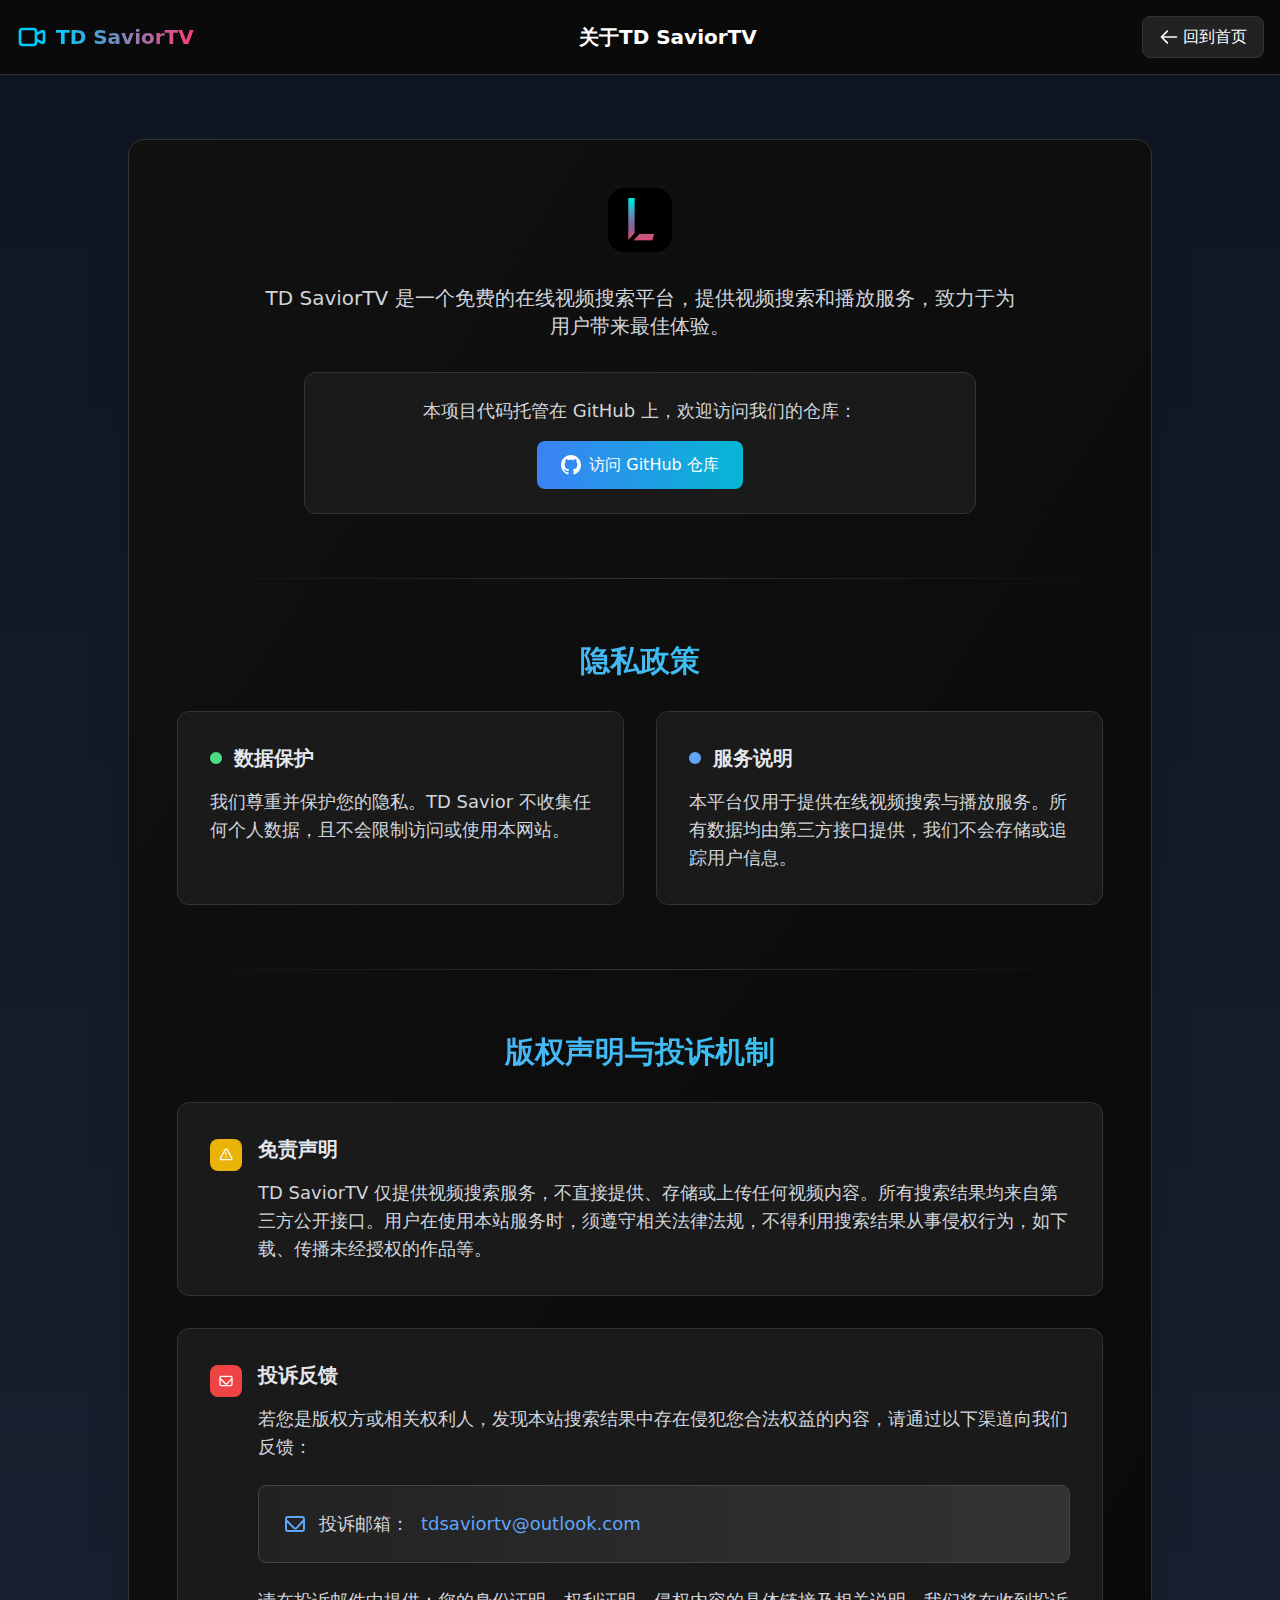
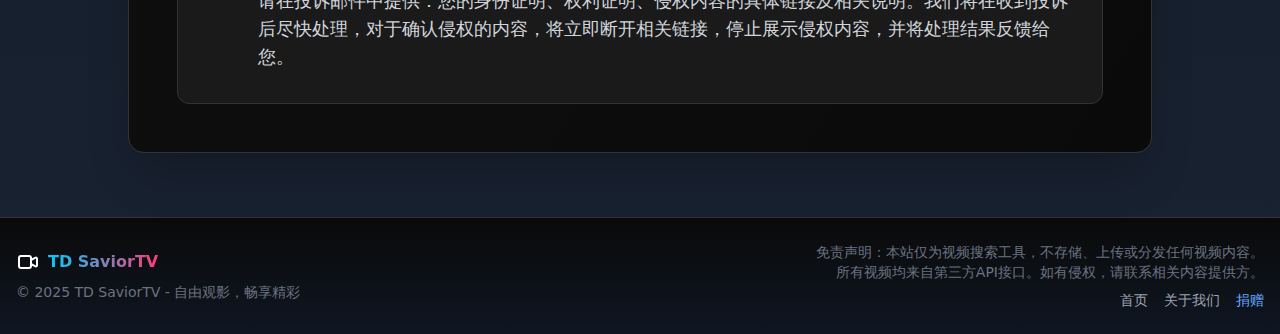
<file: about.html>
<!DOCTYPE html>
<html lang="zh">
<head>
	<meta charset="UTF-8">
	<meta name="viewport" content="width=device-width, initial-scale=1.0">
	<title>关于我们 - TD SaviorTV</title>
	<script src="libs/tailwindcss.min.js"></script>
	<link rel="stylesheet" href="css/styles.css">
	<link rel="manifest" href="manifest.json">
	
	<!-- Favicon -->
    <link rel="icon" href="image/logo.png">
    <link rel="apple-touch-icon" href="image/logo-black.png">
</head>
<body class="page-bg text-white flex flex-col min-h-screen">
	<header class="border-b border-[#333] bg-[#0a0a0a] p-4">
        <div class="container mx-auto flex items-center">
            <div class="flex items-center">
                <a href="/" class="flex items-center">
                    <svg class="w-8 h-8 mr-2 text-[#00ccff]" fill="none" stroke="currentColor" viewBox="0 0 24 24">
                        <path stroke-linecap="round" stroke-linejoin="round" stroke-width="2" d="M15 10l4.553-2.276A1 1 0 0121 8.618v6.764a1 1 0 01-1.447.894L15 14M5 18h8a2 2 0 002-2V8a2 2 0 00-2-2H5a2 2 0 00-2 2v8a2 2 0 002 2z"></path>
                    </svg>
                    <h1 class="text-xl font-bold gradient-text">TD SaviorTV</h1>
                </a>
            </div>
            <div class="flex-1 text-center">
                <h2 class="text-xl font-semibold">关于TD SaviorTV</h2>
            </div>
            <div class="flex items-center">
                <a href="/" class="px-4 py-2 bg-[#222] hover:bg-[#333] border border-[#333] rounded-lg transition-colors flex items-center">
                    <svg class="w-5 h-5 mr-1" viewBox="0 0 24 24" fill="#ffffff" xmlns="http://www.w3.org/2000/svg">
                        <path d="M10 19l-7-7m0 0l7-7m-7 7h18" stroke="currentColor" stroke-width="2" stroke-linecap="round" stroke-linejoin="round"/>
                    </svg>
                    回到首页
                </a>
            </div>
        </div>
    </header>	<main class="flex-grow container mx-auto px-4 sm:px-6 py-8 sm:py-16">
		<div class="max-w-5xl mx-auto">
			<!-- 主要内容区域 -->
			<div class="bg-gradient-to-br from-[#111] to-[#0a0a0a] border border-[#333] rounded-xl sm:rounded-2xl p-4 sm:p-8 lg:p-12 shadow-2xl">
				<!-- 项目介绍 -->				
				 <div class="text-center mb-8 sm:mb-16">
					<div class="inline-flex items-center justify-center w-12 h-12 sm:w-16 sm:h-16 rounded-xl sm:rounded-2xl mb-6 sm:mb-8">
						<img src="image/logo-black.png" alt="TD SaviorTV Logo" class="w-12 h-12 sm:w-16 sm:h-16 rounded-xl sm:rounded-2xl">
					</div>
					
					<p class="text-gray-300 text-lg sm:text-xl mb-6 sm:mb-8 leading-relaxed max-w-3xl mx-auto px-2">
						TD SaviorTV 是一个免费的在线视频搜索平台，提供视频搜索和播放服务，致力于为用户带来最佳体验。
					</p>
					<div class="bg-[#1a1a1a] border border-[#333] rounded-lg sm:rounded-xl p-4 sm:p-6 max-w-2xl mx-auto">
						<p class="text-gray-300 text-base sm:text-lg mb-4 px-1">
							本项目代码托管在 GitHub 上，欢迎访问我们的仓库：
						</p>
						<a href="https://www.aivideo.download" class="inline-flex items-center px-4 sm:px-6 py-2 sm:py-3 bg-gradient-to-r from-blue-500 to-cyan-500 hover:from-blue-600 hover:to-cyan-600 text-white text-sm sm:text-base font-medium rounded-lg transition-all duration-300 transform hover:scale-105" target="_blank" rel="noopener">
							<svg class="w-4 h-4 sm:w-5 sm:h-5 mr-2" fill="currentColor" viewBox="0 0 24 24">
								<path d="M12 0c-6.626 0-12 5.373-12 12 0 5.302 3.438 9.8 8.207 11.387.599.111.793-.261.793-.577v-2.234c-3.338.726-4.033-1.416-4.033-1.416-.546-1.387-1.333-1.756-1.333-1.756-1.089-.745.083-.729.083-.729 1.205.084 1.839 1.237 1.839 1.237 1.07 1.834 2.807 1.304 3.492.997.107-.775.418-1.305.762-1.604-2.665-.305-5.467-1.334-5.467-5.931 0-1.311.469-2.381 1.236-3.221-.124-.303-.535-1.524.117-3.176 0 0 1.008-.322 3.301 1.23.957-.266 1.983-.399 3.003-.404 1.02.005 2.047.138 3.006.404 2.291-1.552 3.297-1.23 3.297-1.23.653 1.653.242 2.874.118 3.176.77.84 1.235 1.911 1.235 3.221 0 4.609-2.807 5.624-5.479 5.921.43.372.823 1.102.823 2.222v3.293c0 .319.192.694.801.576 4.765-1.589 8.199-6.086 8.199-11.386 0-6.627-5.373-12-12-12z"/>
							</svg>
							<span class="break-words">访问 GitHub 仓库</span>
						</a>
					</div>
				</div>				<!-- 分割线 -->
				<div class="w-full h-px bg-gradient-to-r from-transparent via-[#333] to-transparent mb-8 sm:mb-16"></div>

				<!-- 隐私政策 -->
				<div class="mb-8 sm:mb-16">
					<h2 class="text-2xl sm:text-3xl font-bold mb-6 sm:mb-8 text-center bg-gradient-to-r from-blue-400 to-cyan-400 bg-clip-text text-transparent">隐私政策</h2>
					<div class="grid grid-cols-1 md:grid-cols-2 gap-4 sm:gap-8">
						<div class="bg-[#1a1a1a] border border-[#333] rounded-xl p-4 sm:p-8">
							<div class="flex items-center mb-3 sm:mb-4">
								<div class="w-3 h-3 bg-green-400 rounded-full mr-3"></div>
								<h3 class="text-lg sm:text-xl font-semibold text-gray-200">数据保护</h3>
							</div>
							<p class="text-gray-300 text-base sm:text-lg leading-relaxed">
								我们尊重并保护您的隐私。TD Savior 不收集任何个人数据，且不会限制访问或使用本网站。
							</p>
						</div>
						<div class="bg-[#1a1a1a] border border-[#333] rounded-xl p-4 sm:p-8">
							<div class="flex items-center mb-3 sm:mb-4">
								<div class="w-3 h-3 bg-blue-400 rounded-full mr-3"></div>
								<h3 class="text-lg sm:text-xl font-semibold text-gray-200">服务说明</h3>
							</div>
							<p class="text-gray-300 text-base sm:text-lg leading-relaxed">
								本平台仅用于提供在线视频搜索与播放服务。所有数据均由第三方接口提供，我们不会存储或追踪用户信息。
							</p>
						</div>
					</div>
				</div>

				<!-- 分割线 -->
				<div class="w-full h-px bg-gradient-to-r from-transparent via-[#333] to-transparent mb-8 sm:mb-16"></div>				<!-- 版权声明与投诉机制 -->
				<div>
					<h2 class="text-2xl sm:text-3xl font-bold mb-6 sm:mb-8 text-center bg-gradient-to-r from-blue-400 to-cyan-400 bg-clip-text text-transparent">版权声明与投诉机制</h2>
					<div class="space-y-6 sm:space-y-8">
						<div class="bg-[#1a1a1a] border border-[#333] rounded-xl p-4 sm:p-8">
							<div class="flex items-start">
								<div class="flex-shrink-0 w-8 h-8 bg-yellow-500 rounded-lg flex items-center justify-center mr-3 sm:mr-4 mt-1">
									<svg class="w-4 h-4 text-white" fill="none" stroke="currentColor" viewBox="0 0 24 24">
										<path stroke-linecap="round" stroke-linejoin="round" stroke-width="2" d="M12 9v2m0 4h.01m-6.938 4h13.856c1.54 0 2.502-1.667 1.732-2.5L13.732 4c-.77-.833-1.964-.833-2.732 0L3.732 16.5c-.77.833.192 2.5 1.732 2.5z"></path>
									</svg>
								</div>
								<div>
									<h3 class="text-lg sm:text-xl font-semibold text-gray-200 mb-3 sm:mb-4">免责声明</h3>
									<p class="text-gray-300 text-base sm:text-lg leading-relaxed">
										TD SaviorTV 仅提供视频搜索服务，不直接提供、存储或上传任何视频内容。所有搜索结果均来自第三方公开接口。用户在使用本站服务时，须遵守相关法律法规，不得利用搜索结果从事侵权行为，如下载、传播未经授权的作品等。
									</p>
								</div>
							</div>
						</div>
						
						<div class="bg-[#1a1a1a] border border-[#333] rounded-xl p-4 sm:p-8">
							<div class="flex items-start">
								<div class="flex-shrink-0 w-8 h-8 bg-red-500 rounded-lg flex items-center justify-center mr-3 sm:mr-4 mt-1">
									<svg class="w-4 h-4 text-white" fill="none" stroke="currentColor" viewBox="0 0 24 24">
										<path stroke-linecap="round" stroke-linejoin="round" stroke-width="2" d="M3 8l7.89 7.89a2 2 0 002.83 0L21 8M5 19h14a2 2 0 002-2V7a2 2 0 00-2-2H5a2 2 0 00-2 2v10a2 2 0 002 2z"></path>
									</svg>
								</div>
								<div class="flex-1">
									<h3 class="text-lg sm:text-xl font-semibold text-gray-200 mb-3 sm:mb-4">投诉反馈</h3>
									<p class="text-gray-300 text-base sm:text-lg mb-4 sm:mb-6 leading-relaxed">
										若您是版权方或相关权利人，发现本站搜索结果中存在侵犯您合法权益的内容，请通过以下渠道向我们反馈：
									</p>
									<div class="bg-gradient-to-r from-[#222] to-[#333] border border-[#444] rounded-lg p-4 sm:p-6 mb-4 sm:mb-6">
										<div class="flex items-center flex-wrap">
											<svg class="w-5 h-5 sm:w-6 sm:h-6 text-blue-400 mr-2 sm:mr-3 flex-shrink-0" fill="none" stroke="currentColor" viewBox="0 0 24 24">
												<path stroke-linecap="round" stroke-linejoin="round" stroke-width="2" d="M3 8l7.89 7.89a2 2 0 002.83 0L21 8M5 19h14a2 2 0 002-2V7a2 2 0 00-2-2H5a2 2 0 00-2 2v10a2 2 0 002 2z"></path>
											</svg>
											<span class="text-gray-300 text-base sm:text-lg font-medium mr-2 sm:mr-3">投诉邮箱：</span>
											<a href="https://outlook.live.com" class="text-blue-400 hover:text-blue-300 transition-colors text-base sm:text-lg font-medium break-all">tdsaviortv@outlook.com</a>
										</div>
									</div>
									<p class="text-gray-300 text-base sm:text-lg leading-relaxed">
										请在投诉邮件中提供：您的身份证明、权利证明、侵权内容的具体链接及相关说明。我们将在收到投诉后尽快处理，对于确认侵权的内容，将立即断开相关链接，停止展示侵权内容，并将处理结果反馈给您。
									</p>
								</div>
							</div>
						</div>
					</div>
				</div>
			</div>
		</div>
	</main>
	<footer class="footer py-6 border-t border-[#333] bg-[#0a0a0a]">
        <div class="container mx-auto px-4">
            <div class="flex flex-col md:flex-row justify-between items-center">
                <div class="mb-4 md:mb-0">
                    <div class="flex items-center justify-center md:justify-start">
                        <svg class="w-6 h-6 mr-2" fill="none" stroke="currentColor" viewBox="0 0 24 24">
                            <path stroke-linecap="round" stroke-linejoin="round" stroke-width="2" d="M15 10l4.553-2.276A1 1 0 0121 8.618v6.764a1 1 0 01-1.447.894L15 14M5 18h8a2 2 0 002-2V8a2 2 0 00-2-2H5a2 2 0 00-2 2v8a2 2 0 002 2z"></path>
                        </svg>
                        <span class="gradient-text font-bold">TD SaviorTV</span>
                    </div>
                    <p class="text-gray-500 text-sm mt-2 text-center md:text-left">© 2025 TD SaviorTV - 自由观影，畅享精彩</p>
                </div>
                
                <div class="text-center md:text-right">
                    <p class="text-gray-500 text-sm max-w-md">
                        免责声明：本站仅为视频搜索工具，不存储、上传或分发任何视频内容。
                        所有视频均来自第三方API接口。如有侵权，请联系相关内容提供方。
                    </p>
                    <div class="mt-2 flex justify-center md:justify-end space-x-4">
                        <a href="/" class="text-gray-400 hover:text-white text-sm transition-colors">首页</a>
                        <a href="about.html" class="text-gray-400 hover:text-white text-sm transition-colors">关于我们</a>
                        <a href="https://www.msf.hk/zh-hant/donate/general?type=one-off" target="_blank" rel="noopener" class="text-blue-400 hover:text-blue-300 text-sm transition-colors">捐赠</a>
                    </div>
                </div>
            </div>
        </div>
    </footer>
</body>
</html>
</file>
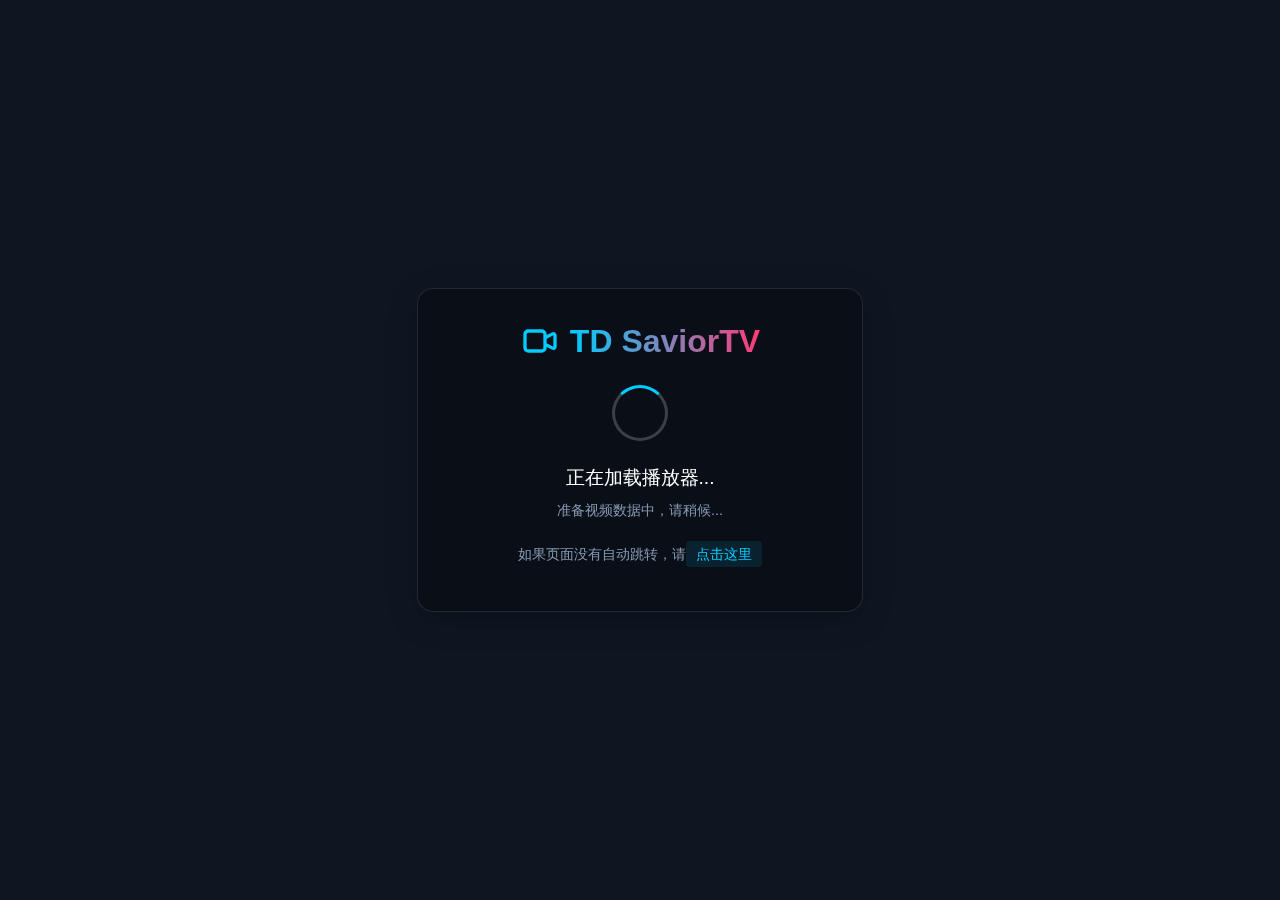
<file: watch.html>
<!DOCTYPE html>
<html lang="zh">
<head>
    <meta charset="UTF-8">
    <meta name="viewport" content="width=device-width, initial-scale=1.0">
    <meta http-equiv="refresh" content="3; url=player.html">
    <title>正在跳转到播放器...</title>
    <link rel="manifest" href="manifest.json">
    <link rel="stylesheet" href="css/watch.css">
    <script src="js/watch.js"></script>
</head>
<body>
    <div class="redirect-container">
        <div class="logo-container">
            <svg class="logo-icon" fill="none" stroke="currentColor" viewBox="0 0 24 24">
                <path stroke-linecap="round" stroke-linejoin="round" stroke-width="2" d="M15 10l4.553-2.276A1 1 0 0121 8.618v6.764a1 1 0 01-1.447.894L15 14M5 18h8a2 2 0 002-2V8a2 2 0 00-2-2H5a2 2 0 00-2 2v8a2 2 0 002 2z"></path>
            </svg>
            <h1 class="logo-text">TD SaviorTV</h1>
        </div>
        <div class="loading-animation"></div>
        <div class="redirect-message">正在加载播放器...</div>
        <div id="redirect-status">准备视频数据中，请稍候...</div>
        <p class="redirect-hint">如果页面没有自动跳转，请<a href="player.html" id="manual-redirect">点击这里</a></p>
    </div>
</body>
</html>
</file>
<file: css/styles.css>
/* 
LibreTV 全局样式
包含多个页面共享的基础样式
对于特定页面的样式，请参考:
- index.css: 首页特定样式
- player.css: 播放器页面特定样式
- watch.css: 重定向页面特定样式
- modals.css: 模态框和提示框样式
*/

.close-btn {
    position: absolute;
    top: 12px;
    right: 12px;
    background: #222;
    border: 1px solid #333;
    border-radius: 8px;
    padding: 6px;
    color: white;
    display: flex;
    align-items: center;
    justify-content: center;
    cursor: pointer;
    transition: all 0.2s ease;
    z-index: 10;
}

.close-btn:hover {
    background: #333;
    border-color: #555;
}

.close-btn svg {
    width: 16px;
    height: 16px;
    stroke: currentColor;
}

:root {
    /* 赛博影视主题配色方案 - 柔和版 */
    --primary-color: #00ccff;       /* 霓虹蓝主色调 */
    --primary-light: #33d6ff;       /* 浅霓虹蓝变体 */
    --secondary-color: #0f1622;     /* 深蓝黑背景色 */
    --accent-color: #ff3c78;        /* 霓虹粉强调色 */
    --text-color: #e6f2ff;          /* 柔和的蓝白色文本 */
    --text-muted: #8599b2;          /* 淡蓝灰色次级文本 */
    --border-color: rgba(0, 204, 255, 0.15);
    --page-gradient-start: #0f1622; /* 深蓝黑起始色 */
    --page-gradient-end: #192231;   /* 深靛蓝结束色 */
    --card-gradient-start: #121b29; /* 卡片起始色 */
    --card-gradient-end: #1c2939;   /* 卡片结束色 */
    --card-accent: rgba(0, 204, 255, 0.12); /* 霓虹蓝卡片强调色 */
    --card-hover-border: rgba(0, 204, 255, 0.5); /* 悬停边框颜色 */
}

.page-bg {
    background: linear-gradient(180deg, var(--page-gradient-start), var(--page-gradient-end));
    min-height: 100vh;
    /* 柔和赛博点状背景 */
    background-image: 
        linear-gradient(180deg, var(--page-gradient-start), var(--page-gradient-end)),
        radial-gradient(circle at 25px 25px, rgba(0, 204, 255, 0.04) 2px, transparent 3px),
        radial-gradient(circle at 75px 75px, rgba(255, 60, 120, 0.02) 1px, transparent 2px),
        radial-gradient(circle at 50px 50px, rgba(150, 255, 250, 0.015) 1px, transparent 2px);
    background-blend-mode: normal;
    background-size: cover, 100px 100px, 50px 50px, 75px 75px;
}

button, .card-hover {
    transition: all 0.3s ease;
}

/* 改进卡片适应不同内容长度 */
.card-hover {
    border: 1px solid var(--border-color);
    background: linear-gradient(135deg, var(--card-gradient-start), var(--card-gradient-end));
    box-shadow: 0 4px 12px rgba(0, 0, 0, 0.5);
    position: relative;
    overflow: hidden;
    border-radius: 6px;
    display: flex;
    flex-direction: column;
    height: 100%;
}

/* 确保卡片内容区域高度一致性 */
.card-hover .flex-grow {
    min-height: unset; /* 移除最小高度限制，让内容自然流动 */
    display: flex;
    flex-direction: column;
}

/* 针对不同长度的标题优化显示 */
.card-hover h3 {
    min-height: unset;
    max-height: unset;
    display: -webkit-box;
    -webkit-box-orient: vertical;
    overflow: hidden;
    text-overflow: ellipsis;
    -webkit-line-clamp: 2;
    line-height: 1.2rem;
    word-break: break-word; /* 允许在任何字符间断行 */
    hyphens: auto; /* 允许断词 */
}

.card-hover::before {
    content: "";
    position: absolute;
    top: 0;
    left: -100%;
    width: 100%;
    height: 100%;
    background: linear-gradient(90deg, transparent, var(--card-accent), transparent);
    transition: left 0.6s ease;
}

.card-hover:hover {
    border-color: var(--card-hover-border);
    transform: translateY(-3px);
    box-shadow: 0 6px 12px rgba(0, 0, 0, 0.5);
}

.card-hover:hover::before {
    left: 100%;
}

.gradient-text {
    background: linear-gradient(to right, var(--primary-color), var(--accent-color));
    -webkit-background-clip: text;
    -webkit-text-fill-color: transparent;
}

/* 改进设置面板样式 */
.settings-panel {
    scrollbar-width: thin;
    scrollbar-color: #444 #222;
    transform: translateX(100%);
    transition: transform 0.3s ease;
    background: linear-gradient(135deg, var(--page-gradient-end), var(--page-gradient-start));
    border-left: 1px solid var(--primary-color);
}

.settings-panel.show {
    transform: translateX(0);
}

.settings-panel::-webkit-scrollbar {
    width: 6px;
}

.settings-panel::-webkit-scrollbar-track {
    background: transparent;
}

.settings-panel::-webkit-scrollbar-thumb {
    background-color: #444;
    border-radius: 4px;
}

.search-button {
    background: var(--primary-color);
    color: var(--text-color);
}

.search-button:hover {
    background: var(--primary-light);
}

::-webkit-scrollbar {
    width: 8px;
    height: 8px;
}

::-webkit-scrollbar-track {
    background: #111;
    border-radius: 4px;
}

::-webkit-scrollbar-thumb {
    background: #333;
    border-radius: 4px;
    transition: all 0.3s ease;
}

::-webkit-scrollbar-thumb:hover {
    background: #444;
}

* {
    scrollbar-width: thin;
    scrollbar-color: #333 #111;
}

.search-tag {
    background: linear-gradient(135deg, var(--card-gradient-start), var(--card-gradient-end));
    color: var(--text-color);
    padding: 0.5rem 1rem;
    border-radius: 0.5rem;
    font-size: 0.875rem;
    border: 1px solid var(--border-color);
    box-shadow: 0 2px 4px rgba(0, 0, 0, 0.2);
}

.search-tag:hover {
    background: linear-gradient(135deg, var(--card-gradient-end), var(--card-gradient-start));
    border-color: var(--primary-color);
}

.footer {
    width: 100%;
    transition: all 0.3s ease;
    margin-top: auto;
    background: linear-gradient(to bottom, transparent, var(--page-gradient-start));
    border-top: 1px solid var(--border-color);
}

.footer a:hover {
    text-decoration: underline;
}

body {
    display: flex;
    flex-direction: column;
    min-height: 100vh;
}

.container {
    flex: 1;
}

@media screen and (min-height: 800px) {
    body {
        display: flex;
        flex-direction: column;
        min-height: 100vh;
    }
    
    .container {
        flex: 1;
    }
    
    .footer {
        margin-top: auto;
    }
}

@media screen and (max-width: 640px) {
    .footer {
        padding-bottom: 2rem;
    }
}

/* 移动端布局优化 */
@media screen and (max-width: 768px) {
    .card-hover h3 {
        min-height: 2.5rem;
    }
    
    .card-hover .flex-grow {
        min-height: 80px;
    }
}

@keyframes fadeIn {
    from { opacity: 0; }
    to { opacity: 1; }
}

@keyframes fadeOut {
    from { opacity: 1; }
    to { opacity: 0; }
}

#modal.show {
    animation: fadeIn 0.3s forwards;
}

#modal.hide {
    animation: fadeOut 0.3s forwards;
}

#modal > div {
    background: linear-gradient(135deg, var(--card-gradient-start), var(--card-gradient-end));
    border: 1px solid var(--primary-color);
    box-shadow: 0 10px 30px rgba(0, 0, 0, 0.7), 0 0 15px rgba(0, 204, 255, 0.1);
    border-radius: 8px;
}

#episodesGrid button {
    background: rgba(0, 204, 255, 0.08);
    border: 1px solid rgba(0, 204, 255, 0.2);
    transition: all 0.2s ease;
}

#episodesGrid button:hover {
    background: rgba(0, 204, 255, 0.15);
    border-color: var(--primary-color);
    box-shadow: 0 0 8px rgba(0, 204, 255, 0.3);
}

#yellowFilterToggle:checked + .toggle-bg {
    background-color: var(--primary-color);
}

#yellowFilterToggle:checked ~ .toggle-dot {
    transform: translateX(1.5rem);
}

#yellowFilterToggle:focus + .toggle-bg,
#yellowFilterToggle:hover + .toggle-bg {
    box-shadow: 0 0 0 2px rgba(0, 204, 255, 0.3);
}

/* 添加广告过滤开关的CSS */
#adFilterToggle:checked + .toggle-bg {
    background-color: var(--primary-color);
}

#adFilterToggle:checked ~ .toggle-dot {
    transform: translateX(1.5rem);
}

#adFilterToggle:focus + .toggle-bg,
#adFilterToggle:hover + .toggle-bg {
    box-shadow: 0 0 0 2px rgba(0, 204, 255, 0.3);
}

.toggle-dot {
    transition: transform 0.3s ease-in-out;
    box-shadow: 0 2px 4px rgba(0,0,0,0.2);
}

.toggle-bg {
    transition: background-color 0.3s ease-in-out;
}

#yellowFilterToggle:checked ~ .toggle-dot {
    box-shadow: 0 2px 4px rgba(0, 204, 255, 0.3);
}

#adFilterToggle:checked ~ .toggle-dot {
    box-shadow: 0 2px 4px rgba(0, 204, 255, 0.3);
}

/* 添加API复选框样式 */
.form-checkbox {
    appearance: none;
    -webkit-appearance: none;
    -moz-appearance: none;
    height: 14px;
    width: 14px;
    background-color: #222;
    border: 1px solid #333;
    border-radius: 3px;
    cursor: pointer;
    position: relative;
    outline: none;
}

.form-checkbox:checked {
    background-color: var(--primary-color);
    border-color: var(--primary-color);
}

.form-checkbox:checked::after {
    content: '';
    position: absolute;
    left: 4px;
    top: 1px;
    width: 4px;
    height: 8px;
    border: solid white;
    border-width: 0 2px 2px 0;
    transform: rotate(45deg);
}

/* API滚动区域美化 */
#apiCheckboxes {
    scrollbar-width: thin;
    scrollbar-color: #444 #222;
}

#apiCheckboxes::-webkit-scrollbar {
    width: 6px;
}

#apiCheckboxes::-webkit-scrollbar-track {
    background: #222;
    border-radius: 4px;
}

#apiCheckboxes::-webkit-scrollbar-thumb {
    background-color: #444;
    border-radius: 4px;
}

/* 自定义API列表样式 */
#customApisList {
    scrollbar-width: thin;
    scrollbar-color: #444 #222;
}

#customApisList::-webkit-scrollbar {
    width: 6px;
}

#customApisList::-webkit-scrollbar-track {
    background: transparent;
}

#customApisList::-webkit-scrollbar-thumb {
    background-color: #444;
    border-radius: 4px;
}

/* 设置面板滚动样式 */
.settings-panel {
    scrollbar-width: thin;
    scrollbar-color: #444 #222;
}

.settings-panel::-webkit-scrollbar {
    width: 6px;
}

.settings-panel::-webkit-scrollbar-track {
    background: transparent;
}

.settings-panel::-webkit-scrollbar-thumb {
    background-color: #444;
    border-radius: 4px;
}

/* 添加自定义API表单动画 */
#addCustomApiForm {
    transition: all 0.3s ease;
    max-height: 0;
    opacity: 0;
    overflow: hidden;
}

#addCustomApiForm.hidden {
    max-height: 0;
    padding: 0;
    opacity: 0;
}

#addCustomApiForm:not(.hidden) {
    max-height: 230px;
    opacity: 1;
}

/* 成人内容API标记样式 */
.api-adult + label {
    color: #ff6b8b !important;
}

/* 添加警告图标和标签样式 */
.adult-warning {
    display: inline-flex;
    align-items: center;
    margin-left: 0.25rem;
    color: #ff6b8b;
}

.adult-warning svg {
    width: 12px;
    height: 12px;
    margin-right: 4px;
}

/* 过滤器禁用样式 */
.filter-disabled {
    opacity: 0.5;
    pointer-events: none;
    cursor: not-allowed;
}

/* API组标题样式 */
.api-group-title {
    grid-column: span 2;
    padding: 0.25rem 0;
    margin-top: 0.5rem;
    border-top: 1px solid #333;
    color: #8599b2;
    font-size: 0.75rem;
    text-transform: uppercase;
    letter-spacing: 0.05em;
}

.api-group-title.adult {
    color: #ff6b8b;
}

/* 过滤器禁用样式 - 改进版本 */
.filter-disabled {
    position: relative;
}

.filter-disabled::after {
    content: '';
    position: absolute;
    top: 0;
    left: 0;
    width: 100%;
    height: 100%;
    background-color: rgba(0,0,0,0.4);
    border-radius: 0.5rem;
    z-index: 5;
}

.filter-disabled > * {
    opacity: 0.7;
}

.filter-disabled .toggle-bg {
    background-color: #333 !important;
}

.filter-disabled .toggle-dot {
    transform: translateX(0) !important;
    background-color: #666 !important;
}

/* 改进过滤器禁用样式 */
.filter-disabled .filter-description {
    color: #ff6b8b !important;
    font-style: italic;
    font-weight: 500;
}

/* 修改过滤器禁用样式，确保文字清晰可见 */
.filter-disabled {
    position: relative;
}

.filter-disabled::after {
    content: '';
    position: absolute;
    top: 0;
    left: 0;
    width: 100%;
    height: 100%;
    background-color: rgba(0,0,0,0.3);
    border-radius: 0.5rem;
    z-index: 5;
}

.filter-disabled > * {
    opacity: 1; /* 提高子元素不透明度，保证可见性 */
    z-index: 6; /* 确保内容在遮罩上方 */
}

/* 改进过滤器禁用状态下的描述样式 */
.filter-disabled .filter-description {
    color: #ff7b9d !important; /* 更亮的粉色 */
    font-style: italic;
    font-weight: 500;
    text-shadow: 0 0 2px rgba(0,0,0,0.8); /* 添加文字阴影提高对比度 */
}

/* 开关的禁用样式 */
.filter-disabled .toggle-bg {
    background-color: #444 !important;
    opacity: 0.8;
}

.filter-disabled .toggle-dot {
    transform: translateX(0) ;
    background-color: #777 ;
    opacity: 0.9;
}

/* 警告提示样式改进 */
.filter-tooltip {
    background-color: rgba(255, 61, 87, 0.1);
    border: 1px solid rgba(255, 61, 87, 0.2);
    border-radius: 0.25rem;
    padding: 0.5rem;
    margin-top: 0.5rem;
    display: flex;
    align-items: center;
    font-size: 0.75rem;
    line-height: 1.25;
    position: relative;
    z-index: 10;
}

.filter-tooltip svg {
    flex-shrink: 0;
    width: 14px;
    height: 14px;
    margin-right: 0.35rem;
}

/* 编辑按钮样式 */
.custom-api-edit {
    color: #3b82f6;
    transition: color 0.2s ease;
}

.custom-api-edit:hover {
    color: #2563eb;
}

/* 自定义API条目样式改进 */
#customApisList .api-item {
    display: flex;
    align-items: center;
    justify-content: space-between;
    padding: 0.25rem 0.5rem;
    margin-bottom: 0.25rem;
    background-color: #222;
    border-radius: 0.25rem;
    transition: background-color 0.2s ease;
}

#customApisList .api-item:hover {
    background-color: #2a2a2a;
}

/* 成人内容标签样式 */
.adult-tag {
    display: inline-flex;
    align-items: center;
    color: #ff6b8b;
    font-size: 0.7rem;
    font-weight: 500;
    margin-right: 0.35rem;
}

/* 历史记录面板样式 */
.history-panel {
    box-shadow: 2px 0 10px rgba(0,0,0,0.5);
    transition: transform 0.3s ease-in-out;
    overflow-y: scroll; /* 始终显示滚动条，防止宽度变化 */
    overflow-x: hidden; /* 防止水平滚动 */
    width: 320px; /* 固定宽度 */
    box-sizing: border-box; /* 确保padding不影响总宽度 */
    scrollbar-gutter: stable; /* 现代浏览器：为滚动条预留空间 */
}

.history-panel.show {
    transform: translateX(0);
}

#historyList {
    padding-right: 6px; /* 为滚动条预留空间，确保内容不被挤压 */
}

/* 历史记录项样式优化 */
.history-item {
    background: #1a1a1a;
    border-radius: 6px; /* 减小圆角 */
    border: 1px solid #333;
    overflow: hidden;
    transition: all 0.2s ease;
    padding: 10px 14px;
    position: relative;
    margin-bottom: 8px; /* 减小底部间距 */
    width: 100%; /* 确保宽度一致 */
}

.history-item:hover {
    transform: translateY(-2px);
    border-color: #444;
    box-shadow: 0 4px 8px rgba(0,0,0,0.2);
}

/* 添加组悬停效果，使删除按钮在悬停时显示 */
.history-item .delete-btn {
    opacity: 0;
    transition: opacity 0.2s ease;
}

.history-item:hover .delete-btn {
    opacity: 1;
}

.history-info {
    padding: 0; /* 移除额外的内边距 */
    min-height: 70px;
}

.history-title {
    font-weight: 500;
    font-size: 0.95rem; /* 减小字体大小 */
    margin-bottom: 2px; /* 减小底部边距 */
    overflow: hidden;
    text-overflow: ellipsis;
    white-space: nowrap;
}

.history-meta {
    color: #bbb;
    font-size: 0.75rem; /* 减小字体大小 */
    display: flex;
    flex-wrap: wrap;
    margin-bottom: 1px; /* 减小边距 */
}

.history-episode {
    color: #3b82f6;
}

.history-source {
    color: #10b981;
}

.history-time {
    color: #888;
    font-size: 0.7rem; /* 减小字体大小 */
    margin-top: 1px; /* 减小顶部边距 */
}

.history-separator {
    color: #666;
}

.history-thumbnail {
    width: 100%;
    height: 90px;
    background-color: #222;
    overflow: hidden;
}

.history-thumbnail img {
    width: 100%;
    height: 100%;
    object-fit: cover;
}

.history-info {
    padding: 10px;
}

.history-time {
    color: #888;
    font-size: 0.8rem;
    margin-top: 4px;
}

.history-title {
    font-weight: 500;
    white-space: nowrap;
    overflow: hidden;
    text-overflow: ellipsis;
}

/* 添加播放进度条样式 */
.history-progress {
    margin: 5px 0;
}

.progress-bar {
    height: 3px;
    background-color: rgba(255, 255, 255, 0.1);
    border-radius: 2px;
    overflow: hidden;
    margin-bottom: 2px;
}

.progress-filled {
    height: 100%;
    background: linear-gradient(to right, #00ccff, #3b82f6);
    border-radius: 2px;
}

.progress-text {
    font-size: 10px;
    color: #888;
    text-align: right;
}

/* 添加恢复播放提示样式 */
.position-restore-hint {
    position: absolute;
    bottom: 60px;
    left: 50%;
    transform: translateX(-50%) translateY(20px);
    background-color: rgba(0, 0, 0, 0.7);
    color: white;
    padding: 8px 16px;
    border-radius: 4px;
    font-size: 14px;
    z-index: 100;
    opacity: 0;
    transition: all 0.3s ease;
}

.position-restore-hint.show {
    opacity: 1;
    transform: translateX(-50%) translateY(0);
}

/* 锁定控制时屏蔽交互 */
.player-container.controls-locked .dplayer-controller,
.player-container.controls-locked .dplayer-mask,
.player-container.controls-locked .dplayer-bar-wrap,
.player-container.controls-locked .dplayer-statusbar,
.player-container.controls-locked .shortcut-hint {
    opacity: 0 !important;
    pointer-events: none !important;
}
/* 保留锁按钮可见可点 */
.player-container.controls-locked #lockToggle {
    opacity: 1 !important;
    pointer-events: auto !important;
}

/* 播放器顶部header移动端优化 */
.player-header {
    gap: 0.5rem;
}
.custom-title-scroll {
    overflow-x: auto;
    white-space: nowrap;
    text-overflow: ellipsis;
    -webkit-overflow-scrolling: touch;
    scrollbar-width: none;
}
.custom-title-scroll::-webkit-scrollbar {
    display: none;
}
.logo-text {
    display: inline;
}
.home-btn-text {
    display: inline;
}
@media (max-width: 640px) {
    .logo-text {
        display: none;
    }
    .home-btn-text {
        display: none;
    }
    .logo-icon {
        margin-right: 0;
    }
    .home-btn svg {
        margin-right: 0;
    }
    .player-header {
        padding-left: 2px !important;
        padding-right: 2px !important;
    }
    .custom-title-scroll {
        font-size: 1rem;
    }
}

/* 搜索结果卡片优化：横向布局 */
.search-card-img-container {
    width: 100px;  /* 增加宽度，从80px到100px */
    height: 150px; /* 增加高度，从120px到150px */
    overflow: hidden;
    background-color: #191919;
}

/* 确保图片不会被拉伸，并且能够正确显示 */
.search-card-img-container img {
    width: 100%;
    height: 100%;
    object-fit: cover;
}

/* 针对搜索结果卡片修改网格布局以适应横向卡片 */
@media (max-width: 640px) {
    #results {
        grid-template-columns: repeat(1, minmax(0, 1fr)) !important;
    }
}

/* 响应式调整：在小屏幕上依然保持较好的视觉效果 */
@media (min-width: 641px) and (max-width: 768px) {
    #results {
        grid-template-columns: repeat(2, minmax(0, 1fr)) !important;
    }
}

/* 调整网格布局，减少每行卡片数量以适应更大尺寸的卡片 */
@media (min-width: 769px) and (max-width: 1024px) {
    #results {
        grid-template-columns: repeat(3, minmax(0, 1fr)) !important;
    }
}

@media (min-width: 1025px) {
    #results {
        grid-template-columns: repeat(4, minmax(0, 1fr)) !important;
    }
}

/* 优化卡片内元素间距 */
.card-hover .p-2 {
    padding: 0.75rem; /* 增加内边距 */
}

/* 增加卡片内字体大小 */
.card-hover h3 {
    font-size: 0.95rem; /* 增加标题字体大小 */
    line-height: 1.3rem;
    margin-bottom: 0.5rem;
}

.card-hover p {
    font-size: 0.8rem; /* 增加描述字体大小 */
}

/* 优化卡片内元素间距 */
.card-hover .p-2 {
    padding: 0.5rem;
}

/* 确保Toast显示在顶层并有适当的转换效果 */
#toast {
    z-index: 9999; /* 确保显示在最上层 */
    box-shadow: 0 4px 12px rgba(0, 0, 0, 0.3);
    min-width: 200px;
    text-align: center;
    pointer-events: none; /* 防止toast阻挡点击事件 */
    transform: translateX(-50%) translateY(0);
    transition: opacity 0.3s ease, transform 0.3s ease;
}

#toast.hidden {
    opacity: 0;
    transform: translateX(-50%) translateY(-100%);
}

/* 详情模态框样式优化 */
#modal .modal-detail-info {
    background: linear-gradient(135deg, #0a0a0a, #111);
    border: 1px solid #222;
    border-radius: 8px;
    padding: 1rem;
    margin-bottom: 1.5rem;
}

#modal .detail-grid {
    display: grid;
    grid-template-columns: 1fr;
    gap: 0.75rem;
    font-size: 0.875rem;
}

@media (min-width: 768px) {
    #modal .detail-grid {
        grid-template-columns: 1fr 1fr;
    }
}

#modal .detail-item {
    display: flex;
    flex-wrap: wrap;
    gap: 0.5rem;
}

#modal .detail-label {
    color: #9ca3af;
    font-weight: 500;
    min-width: 3rem;
    flex-shrink: 0;
}

#modal .detail-value {
    color: white;
    flex: 1;
    word-break: break-word;
}

#modal .detail-desc {
    margin-top: 1rem;
    padding-top: 1rem;
    border-top: 1px solid #333;
}

#modal .detail-desc-content {
    color: #d1d5db;
    font-size: 0.875rem;
    line-height: 1.6;
    max-height: 8rem;
    overflow-y: auto;
    scrollbar-width: thin;
    scrollbar-color: #444 #222;
}

#modal .detail-desc-content::-webkit-scrollbar {
    width: 6px;
}

#modal .detail-desc-content::-webkit-scrollbar-track {
    background: #222;
    border-radius: 4px;
}

#modal .detail-desc-content::-webkit-scrollbar-thumb {
    background-color: #444;
    border-radius: 4px;
}

/* 集数统计信息样式 */
#modal .episode-stats {
    color: #9ca3af;
    font-size: 0.875rem;
    display: flex;
    align-items: center;
    gap: 0.5rem;
}

/* 移动端优化 */
@media (max-width: 640px) {
    #modal .detail-grid {
        gap: 0.5rem;
        font-size: 0.8rem;
    }
    
    #modal .detail-label {
        min-width: 2.5rem;
    }
    
    #modal .detail-desc-content {
        max-height: 6rem;
        font-size: 0.8rem;
    }
}
</file>
<file: css/watch.css>
/* 添加重定向页面的基本样式 */
body {
    font-family: 'Segoe UI', Tahoma, Geneva, Verdana, sans-serif;
    background-color: #0f1622;
    color: white;
    margin: 0;
    padding: 0;
    height: 100vh;
    display: flex;
    align-items: center;
    justify-content: center;
}

.redirect-container {
    text-align: center;
    max-width: 90%;
    width: 380px;
    padding: 2rem;
    background-color: rgba(0, 0, 0, 0.3);
    border-radius: 16px;
    backdrop-filter: blur(10px);
    -webkit-backdrop-filter: blur(10px);
    box-shadow: 0 8px 32px rgba(0, 0, 0, 0.2);
    border: 1px solid rgba(255, 255, 255, 0.1);
}

.logo-container {
    display: flex;
    align-items: center;
    justify-content: center;
    margin-bottom: 1.5rem;
}

.logo-icon {
    width: 40px;
    height: 40px;
    color: #00ccff;
    margin-right: 10px;
}

.logo-text {
    font-size: 2rem;
    margin: 0;
    background: linear-gradient(to right, #00ccff, #ff3c78);
    -webkit-background-clip: text;
    -webkit-text-fill-color: transparent;
    background-clip: text;
}

.loading-animation {
    display: inline-block;
    width: 50px;
    height: 50px;
    border: 3px solid rgba(255, 255, 255, 0.2);
    border-radius: 50%;
    border-top-color: #00ccff;
    animation: spin 1s linear infinite;
    margin-bottom: 20px;
}

@keyframes spin {
    to { transform: rotate(360deg); }
}

.redirect-message {
    font-size: 1.2rem;
    margin-bottom: 10px;
    font-weight: 500;
}

#redirect-status {
    font-size: 0.9rem;
    color: #8599b2;
    margin-bottom: 1.5rem;
    height: 20px;
}

.redirect-hint {
    font-size: 0.9rem;
    color: #8599b2;
    margin-top: 20px;
}

.redirect-hint a {
    color: #00ccff;
    text-decoration: none;
    font-weight: 500;
    transition: all 0.2s ease;
    padding: 5px 10px;
    border-radius: 4px;
    background-color: rgba(0, 204, 255, 0.1);
}

.redirect-hint a:hover {
    background-color: rgba(0, 204, 255, 0.2);
    text-decoration: underline;
}

/* 移动端优化 */
@media (max-width: 480px) {
    .redirect-container {
        padding: 1.5rem;
        width: 85%;
    }

    .logo-icon {
        width: 30px;
        height: 30px;
    }

    .logo-text {
        font-size: 1.7rem;
    }

    .loading-animation {
        width: 40px;
        height: 40px;
        margin-bottom: 15px;
    }

    .redirect-message {
        font-size: 1rem;
    }

    #redirect-status {
        font-size: 0.8rem;
    }
}
</file>
